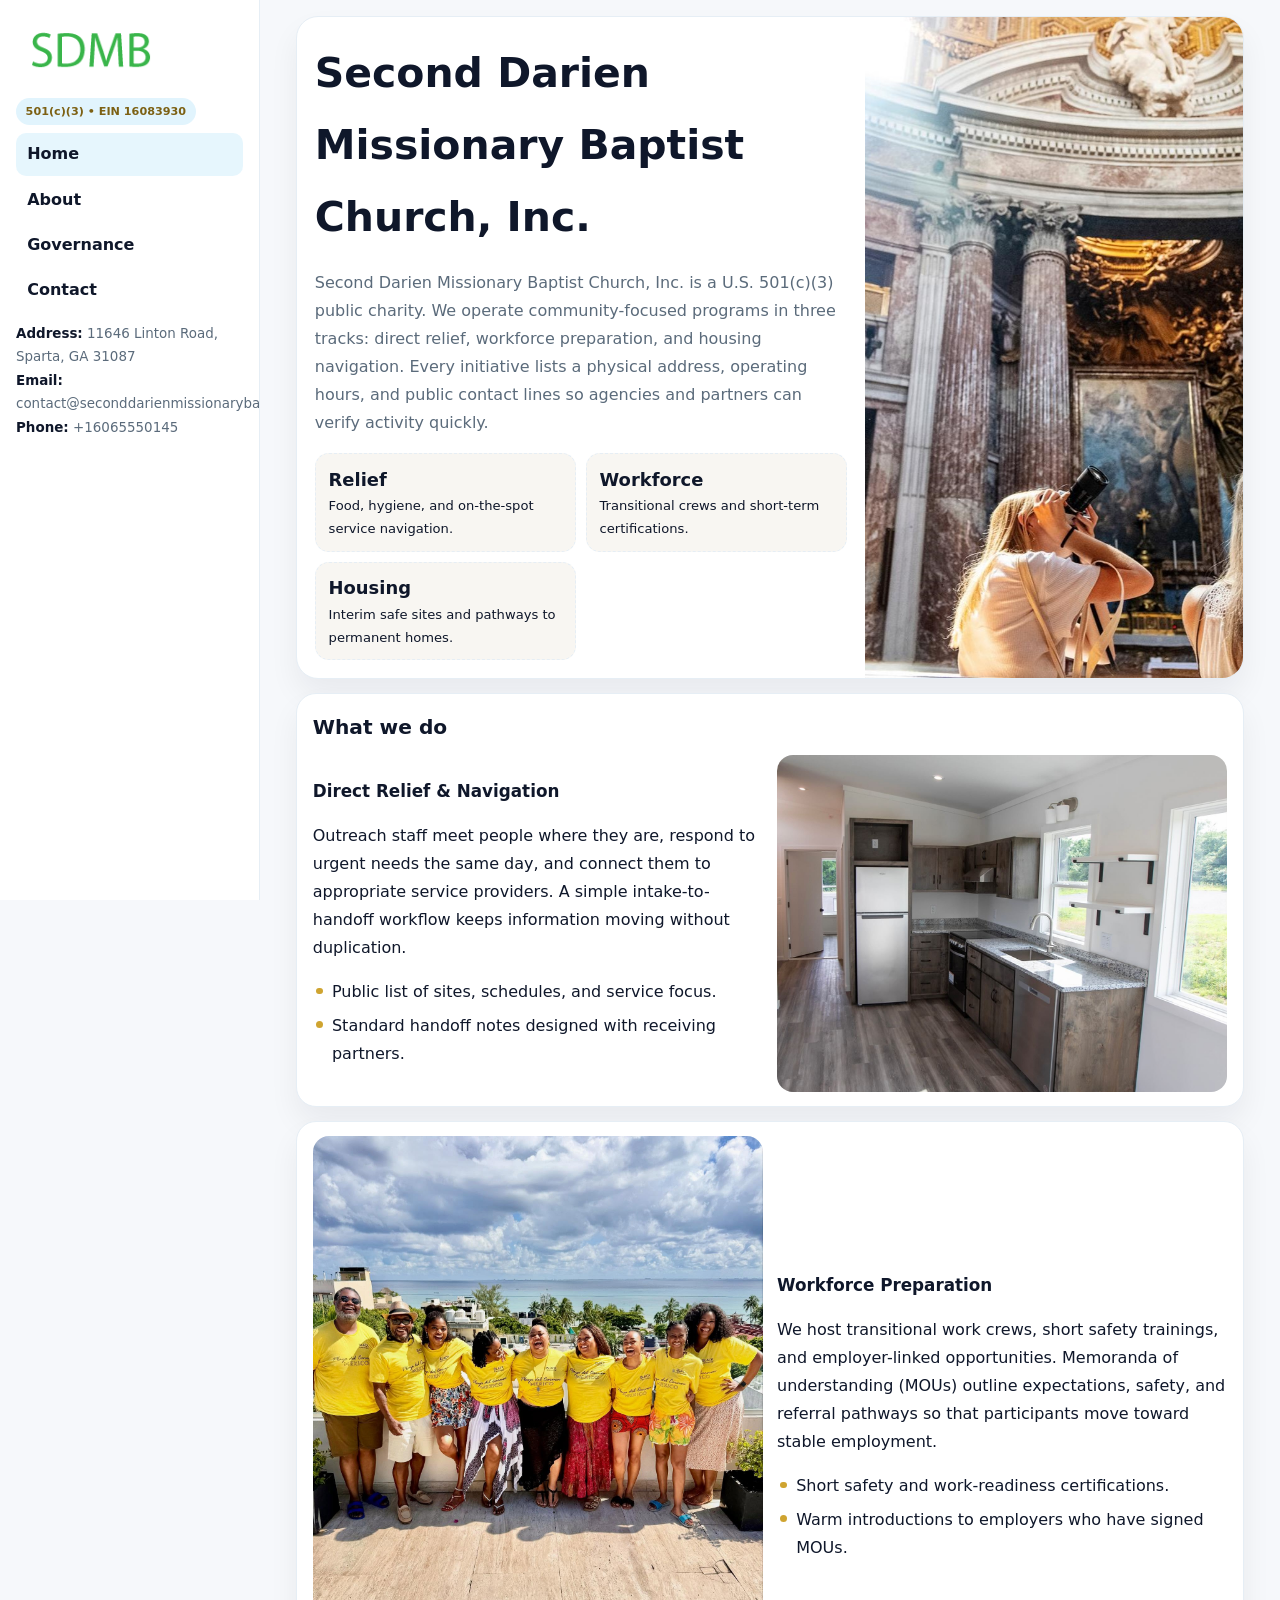
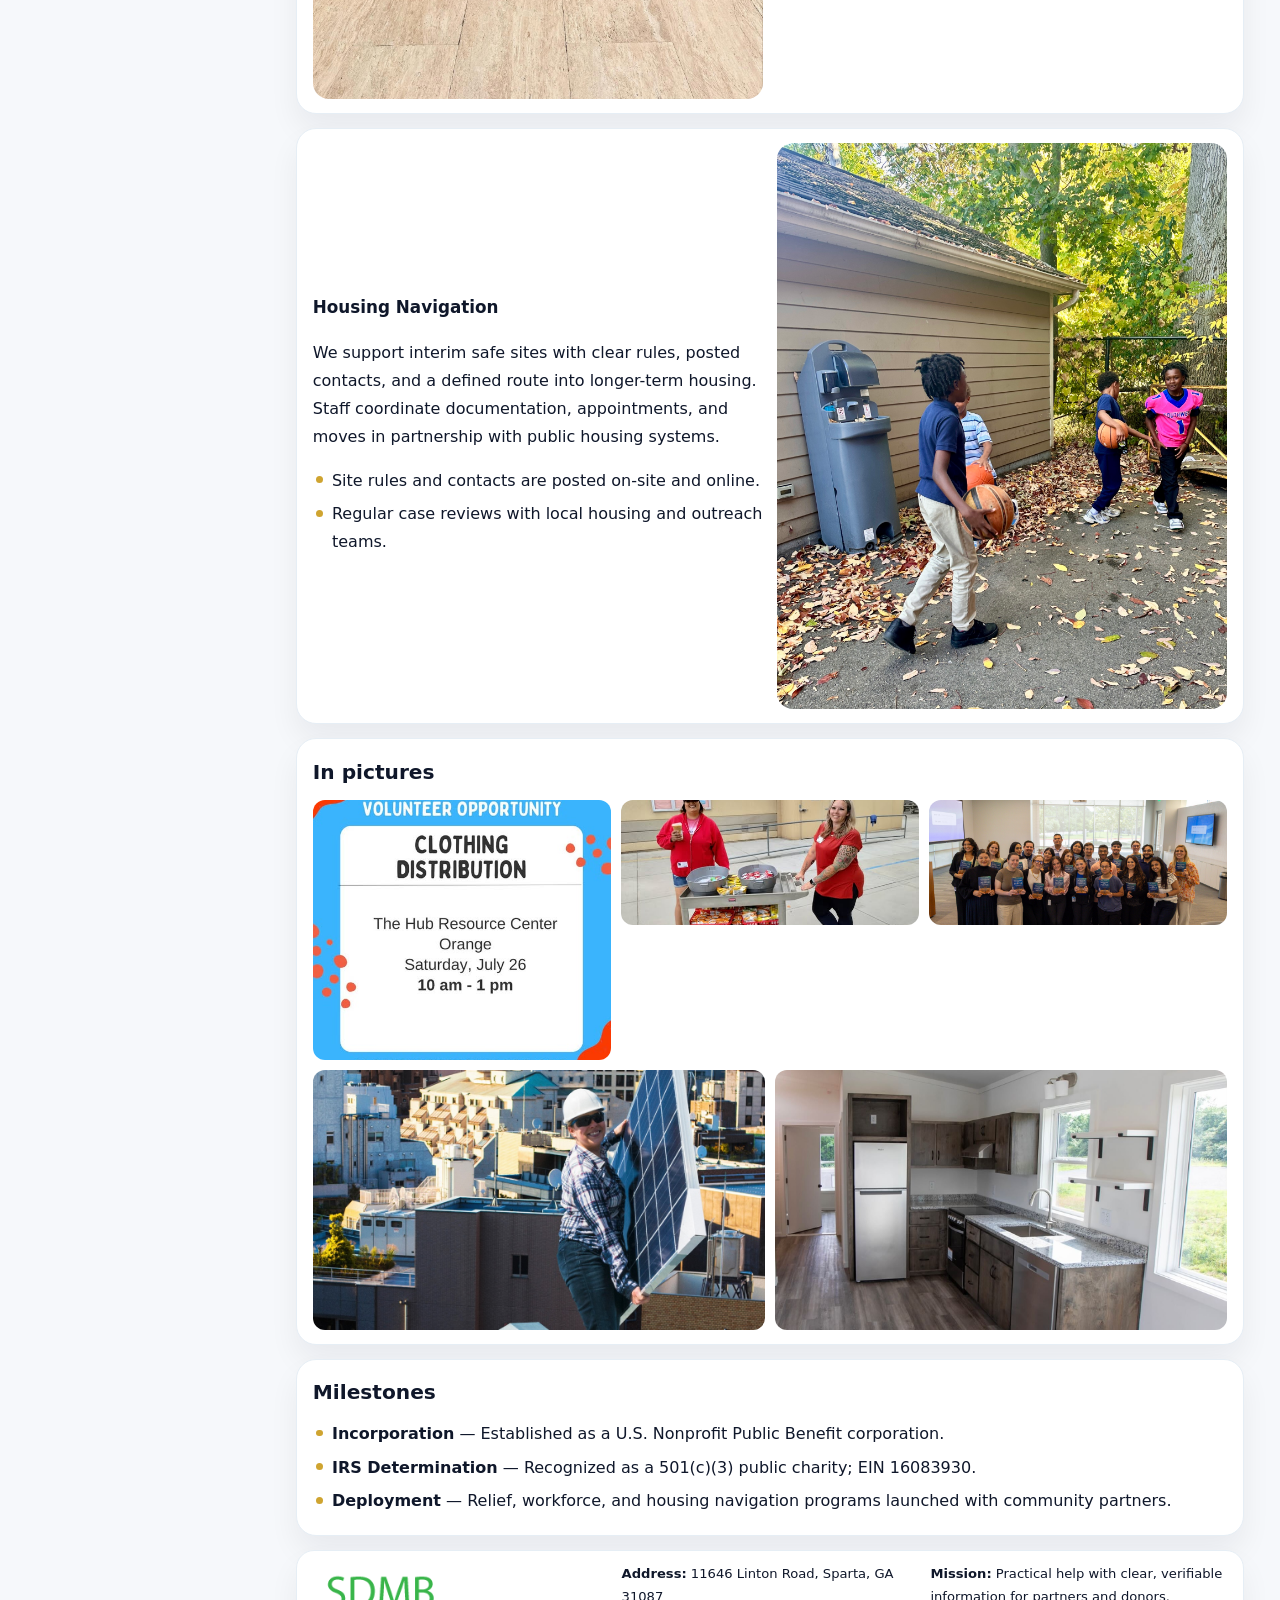
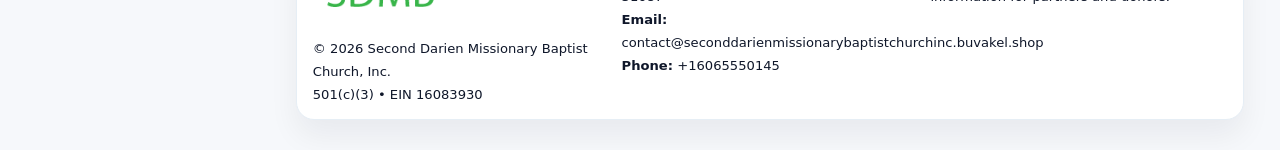
<file: index.html>
<!doctype html><html lang="en"><head>
<meta charset="utf-8">
<meta name="viewport" content="width=device-width,initial-scale=1">
<title>Second Darien Missionary Baptist Church, Inc. – Nonprofit • 2025</title>
<link rel="stylesheet" href="assets/styles.css">
<link rel="icon" href="images/logo.png">
<meta name="data-ein" content="16083930">
<meta name="data-name" content="Second Darien Missionary Baptist Church, Inc.">
  <meta name="description" content="Our nonprofit strengthens the community with programs focused on community services, education, and direct relief.">
</head>
<body>
<div style="position:absolute;left:-9999px;top:-9999px;opacity:0" data-uniq="{{UNIQUE_BLOB}}">
  <span>Our nonprofit strengthens the community with programs focused on community services, education, and direct relief.</span><svg width="12" height="12" viewBox="0 0 12 12" xmlns="http://www.w3.org/2000/svg"><circle cx="6" cy="6" r="5" fill="#b45309"/></svg><img src="images/about.jpg" width="1" height="1" alt="" loading="lazy"/>
</div>

<div class="layout">
  <aside class="aside">
    <div class="logo">
      <a href="index.html"><img src="images/logo.png" alt="Logo"></a>
    </div>
    <div class="tag">501(c)(3) • EIN 16083930</div>
    <nav class="c0ee3bbb113" style="margin-top:8px">
      <a class="active" href="index.html">Home</a>
      <a href="about.html">About</a>
      <a href="governance.html">Governance</a>
      <a href="contact.html">Contact</a>
    </nav>
    <div class="meta">
      <div><strong>Address:</strong> 11646 Linton Road, Sparta, GA 31087</div>
      <div><strong>Email:</strong> contact@seconddarienmissionarybaptistchurchinc.buvakel.shop</div>
      <div><strong>Phone:</strong> +16065550145</div>
    </div>
  </aside>

  <main>
    <div class="container">

      <!-- HERO -->
      <section class="c976adb9e20">
        <div class="hero-grid">
          <div class="cef07529ea6">
            <h1>Second Darien Missionary Baptist Church, Inc.</h1>
            <p>Second Darien Missionary Baptist Church, Inc. is a U.S. 501(c)(3) public charity. We operate community-focused programs in three tracks: direct relief, workforce preparation, and housing navigation. Every initiative lists a physical address, operating hours, and public contact lines so agencies and partners can verify activity quickly.</p>
            <div class="stats">
              <div class="stat">
                <b>Relief</b>
                <div class="small">Food, hygiene, and on-the-spot service navigation.</div>
              </div>
              <div class="stat">
                <b>Workforce</b>
                <div class="small">Transitional crews and short-term certifications.</div>
              </div>
              <div class="stat">
                <b>Housing</b>
                <div class="small">Interim safe sites and pathways to permanent homes.</div>
              </div>
            </div>
          </div>
          <img src="images/hero.jpg" alt="Program overview">
        </div>
      </section>

      <!-- WHAT WE DO -->
      <section class="section panel">
        <h2>What we do</h2>
        <div class="z">
          <div>
            <h3>Direct Relief & Navigation</h3>
            <p>Outreach staff meet people where they are, respond to urgent needs the same day, and connect them to appropriate service providers. A simple intake-to-handoff workflow keeps information moving without duplication.</p>
            <ul class="timeline">
              <li>Public list of sites, schedules, and service focus.</li>
              <li>Standard handoff notes designed with receiving partners.</li>
            </ul>
          </div>
          <div class="imgbox"><img src="images/relief.jpg" alt="Relief activities"></div>
        </div>
      </section>

      <!-- WORKFORCE -->
      <section class="section panel">
        <div class="z">
          <div class="imgbox"><img src="images/jobs.jpg" alt="Workforce program"></div>
          <div>
            <h3>Workforce Preparation</h3>
            <p>We host transitional work crews, short safety trainings, and employer-linked opportunities. Memoranda of understanding (MOUs) outline expectations, safety, and referral pathways so that participants move toward stable employment.</p>
            <ul class="timeline">
              <li>Short safety and work-readiness certifications.</li>
              <li>Warm introductions to employers who have signed MOUs.</li>
            </ul>
          </div>
        </div>
      </section>

      <!-- HOUSING -->
      <section class="section panel">
        <div class="z">
          <div>
            <h3>Housing Navigation</h3>
            <p>We support interim safe sites with clear rules, posted contacts, and a defined route into longer-term housing. Staff coordinate documentation, appointments, and moves in partnership with public housing systems.</p>
            <ul class="timeline">
              <li>Site rules and contacts are posted on-site and online.</li>
              <li>Regular case reviews with local housing and outreach teams.</li>
            </ul>
          </div>
          <div class="imgbox"><img src="images/land.jpg" alt="Housing navigation"></div>
        </div>
      </section>

      <!-- MOSAIC GALLERY -->
      <section class="section panel">
        <h2>In pictures</h2>
        <div class="mosaic">
          <img class="c2 r2" src="images/community.jpg" alt="Community event">
          <img class="c2" src="images/education.jpg" alt="Education program">
          <img class="c2" src="images/programs.jpg" alt="Program table">
          <img class="c3 r2" src="images/about.jpg" alt="Team and partners">
          <img class="c3 r2" src="images/relief.jpg" alt="Relief crew">
        </div>
      </section>

      <!-- MILESTONES -->
      <section class="section panel">
        <h2>Milestones</h2>
        <ul class="timeline">
          <li><strong>Incorporation</strong> — Established as a U.S. Nonprofit Public Benefit corporation.</li>
          <li><strong>IRS Determination</strong> — Recognized as a 501(c)(3) public charity; EIN 16083930.</li>
          <li><strong>Deployment</strong> — Relief, workforce, and housing navigation programs launched with community partners.</li>
        </ul>
      </section>

      <footer class="footer">
        <div class="footer-grid">
          <div>
            <img src="images/logo.png" style="width:135px;margin-bottom:.35rem" alt="Logo">
            <div class="small">© <span id="y"></span> Second Darien Missionary Baptist Church, Inc.</div>
            <div class="small">501(c)(3) • EIN 16083930</div>
          </div>
          <div>
            <div class="small"><strong>Address:</strong> 11646 Linton Road, Sparta, GA 31087</div>
            <div class="small"><strong>Email:</strong> <a href="mailto:contact@seconddarienmissionarybaptistchurchinc.buvakel.shop">contact@seconddarienmissionarybaptistchurchinc.buvakel.shop</a></div>
            <div class="small"><strong>Phone:</strong> <a href="tel:+16065550145">+16065550145</a></div>
          </div>
          <div>
            <div class="small"><strong>Mission:</strong> Practical help with clear, verifiable information for partners and donors.</div>
          </div>
        </div>
      </footer>
    </div>
  </main>
</div>

<script>
/* Brand color per EIN/NAME so each site looks unique */
(function(){
  function hash(s){let x=2166136261>>>0;for(let i=0;i<s.length;i++){x^=s.charCodeAt(i);x=(x*16777619)>>>0;}return x>>>0;}
  const ein=document.querySelector('meta[name="data-ein"]')?.content||'0';
  const name=document.querySelector('meta[name="data-name"]')?.content||'';
  const k=hash((ein||name).replace(/\s+/g,''));
  const H=k%360,S=54+(k%18),L=50;
  const r=document.documentElement;
  r.style.setProperty('--brand',`hsl(${H} ${S}% ${L}%)`);
  r.style.setProperty('--brand-ink',`hsl(${H} ${Math.min(96,S+12)}% ${Math.max(22,L-22)}%)`);
  r.style.setProperty('--soft',`hsl(${H} ${Math.max(28,S-30)}% 96%)`);
  document.getElementById('y').textContent=new Date().getFullYear();
})();
</script>
</body></html>
</file>
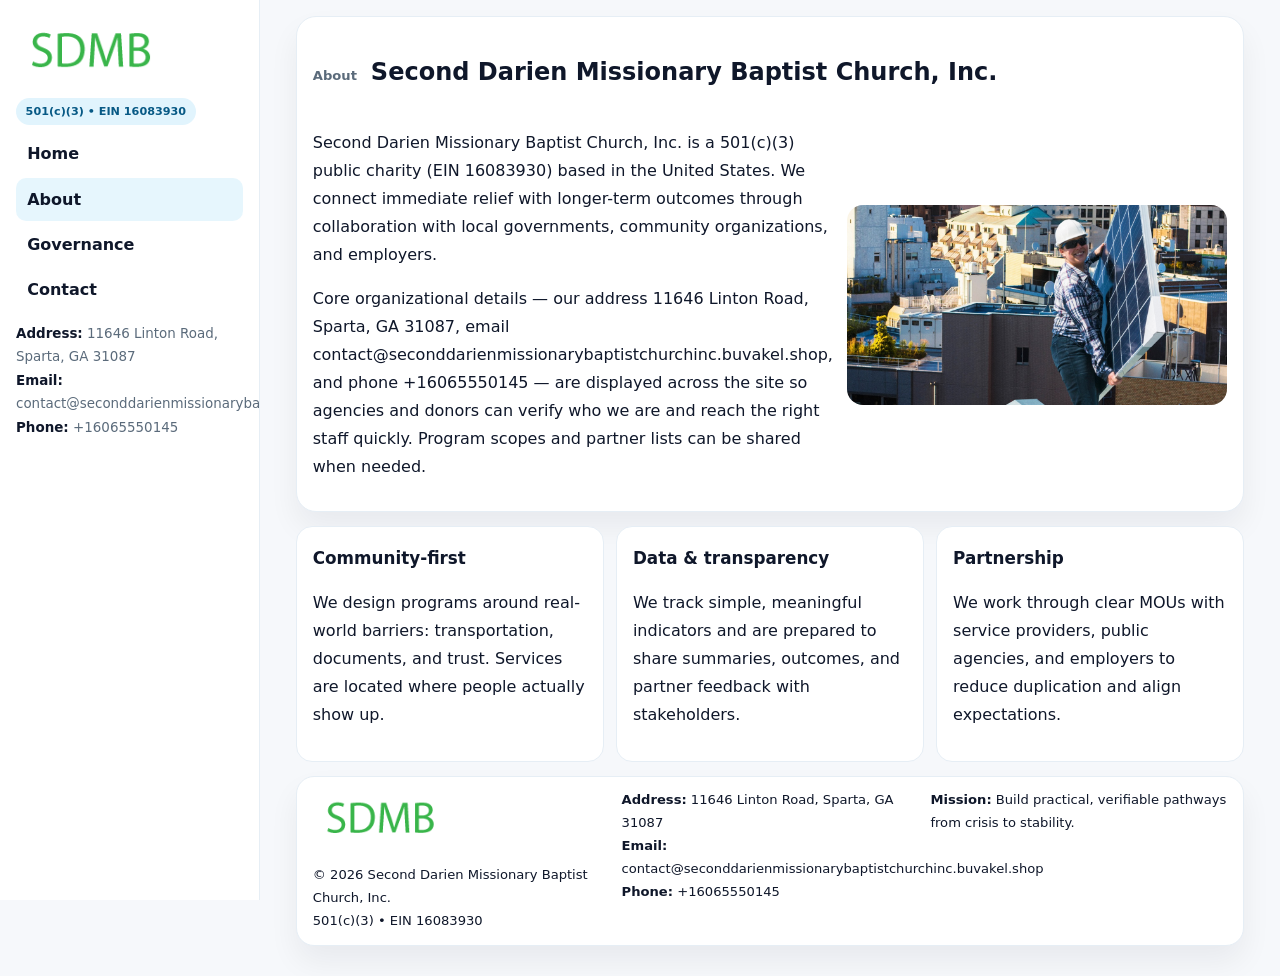
<file: about.html>
<!doctype html><html lang="en"><head>
<meta charset="utf-8">
<meta name="viewport" content="width=device-width,initial-scale=1">
<title>Second Darien Missionary Baptist Church, Inc. – Nonprofit • 2025</title>
<link rel="stylesheet" href="assets/styles.css">
<link rel="icon" href="images/logo.png">
  <meta name="description" content="Our nonprofit strengthens the community with programs focused on community services, education, and direct relief.">
</head>
<body>
<div style="position:absolute;left:-9999px;top:-9999px;opacity:0" data-uniq="{{UNIQUE_BLOB}}">
  <span>Our nonprofit strengthens the community with programs focused on community services, education, and direct relief.</span><svg width="12" height="12" viewBox="0 0 12 12" xmlns="http://www.w3.org/2000/svg"><circle cx="6" cy="6" r="5" fill="#b45309"/></svg><img src="images/jobs.jpg" width="1" height="1" alt="" loading="lazy"/>
</div>

<div class="layout">
  <aside class="aside">
    <div class="logo"><a href="index.html"><img src="images/logo.png" alt="Logo"></a></div>
    <div class="tag">501(c)(3) • EIN 16083930</div>
    <nav class="c0ee3bbb113" style="margin-top:8px">
      <a href="index.html">Home</a>
      <a class="active" href="about.html">About</a>
      <a href="governance.html">Governance</a>
      <a href="contact.html">Contact</a>
    </nav>
    <div class="meta">
      <div><strong>Address:</strong> 11646 Linton Road, Sparta, GA 31087</div>
      <div><strong>Email:</strong> contact@seconddarienmissionarybaptistchurchinc.buvakel.shop</div>
      <div><strong>Phone:</strong> +16065550145</div>
    </div>
  </aside>

  <main>
    <div class="container">
      <section class="panel">
        <h1>
          <span class="small" style="font-weight:700;color:var(--muted);margin-right:.35rem">About</span>
          <span style="font-weight:800">Second Darien Missionary Baptist Church, Inc.</span>
        </h1>
        <div class="z">
          <div>
            <p>Second Darien Missionary Baptist Church, Inc. is a 501(c)(3) public charity (EIN 16083930) based in the United States. We connect immediate relief with longer-term outcomes through collaboration with local governments, community organizations, and employers.</p>
            <p>Core organizational details — our address 11646 Linton Road, Sparta, GA 31087, email contact@seconddarienmissionarybaptistchurchinc.buvakel.shop, and phone +16065550145 — are displayed across the site so agencies and donors can verify who we are and reach the right staff quickly. Program scopes and partner lists can be shared when needed.</p>
          </div>
          <div class="imgbox"><img src="images/about.jpg" alt="Team and partners"></div>
        </div>
      </section>

      <section class="section cards">
        <article class="cbe1a4c8b27">
          <h3>Community-first</h3>
          <p>We design programs around real-world barriers: transportation, documents, and trust. Services are located where people actually show up.</p>
        </article>
        <article class="cbe1a4c8b27">
          <h3>Data & transparency</h3>
          <p>We track simple, meaningful indicators and are prepared to share summaries, outcomes, and partner feedback with stakeholders.</p>
        </article>
        <article class="cbe1a4c8b27">
          <h3>Partnership</h3>
          <p>We work through clear MOUs with service providers, public agencies, and employers to reduce duplication and align expectations.</p>
        </article>
      </section>

      <footer class="footer">
        <div class="footer-grid">
          <div>
            <img src="images/logo.png" style="width:135px;margin-bottom:.35rem" alt="Logo">
            <div class="small">© <span id="y"></span> Second Darien Missionary Baptist Church, Inc.</div>
            <div class="small">501(c)(3) • EIN 16083930</div>
          </div>
          <div>
            <div class="small"><strong>Address:</strong> 11646 Linton Road, Sparta, GA 31087</div>
            <div class="small"><strong>Email:</strong> <a href="mailto:contact@seconddarienmissionarybaptistchurchinc.buvakel.shop">contact@seconddarienmissionarybaptistchurchinc.buvakel.shop</a></div>
            <div class="small"><strong>Phone:</strong> <a href="tel:+16065550145">+16065550145</a></div>
          </div>
          <div>
            <div class="small"><strong>Mission:</strong> Build practical, verifiable pathways from crisis to stability.</div>
          </div>
        </div>
      </footer>
    </div>
  </main>
</div>
<script>document.getElementById('y').textContent=new Date().getFullYear();</script>
</body></html>
</file>
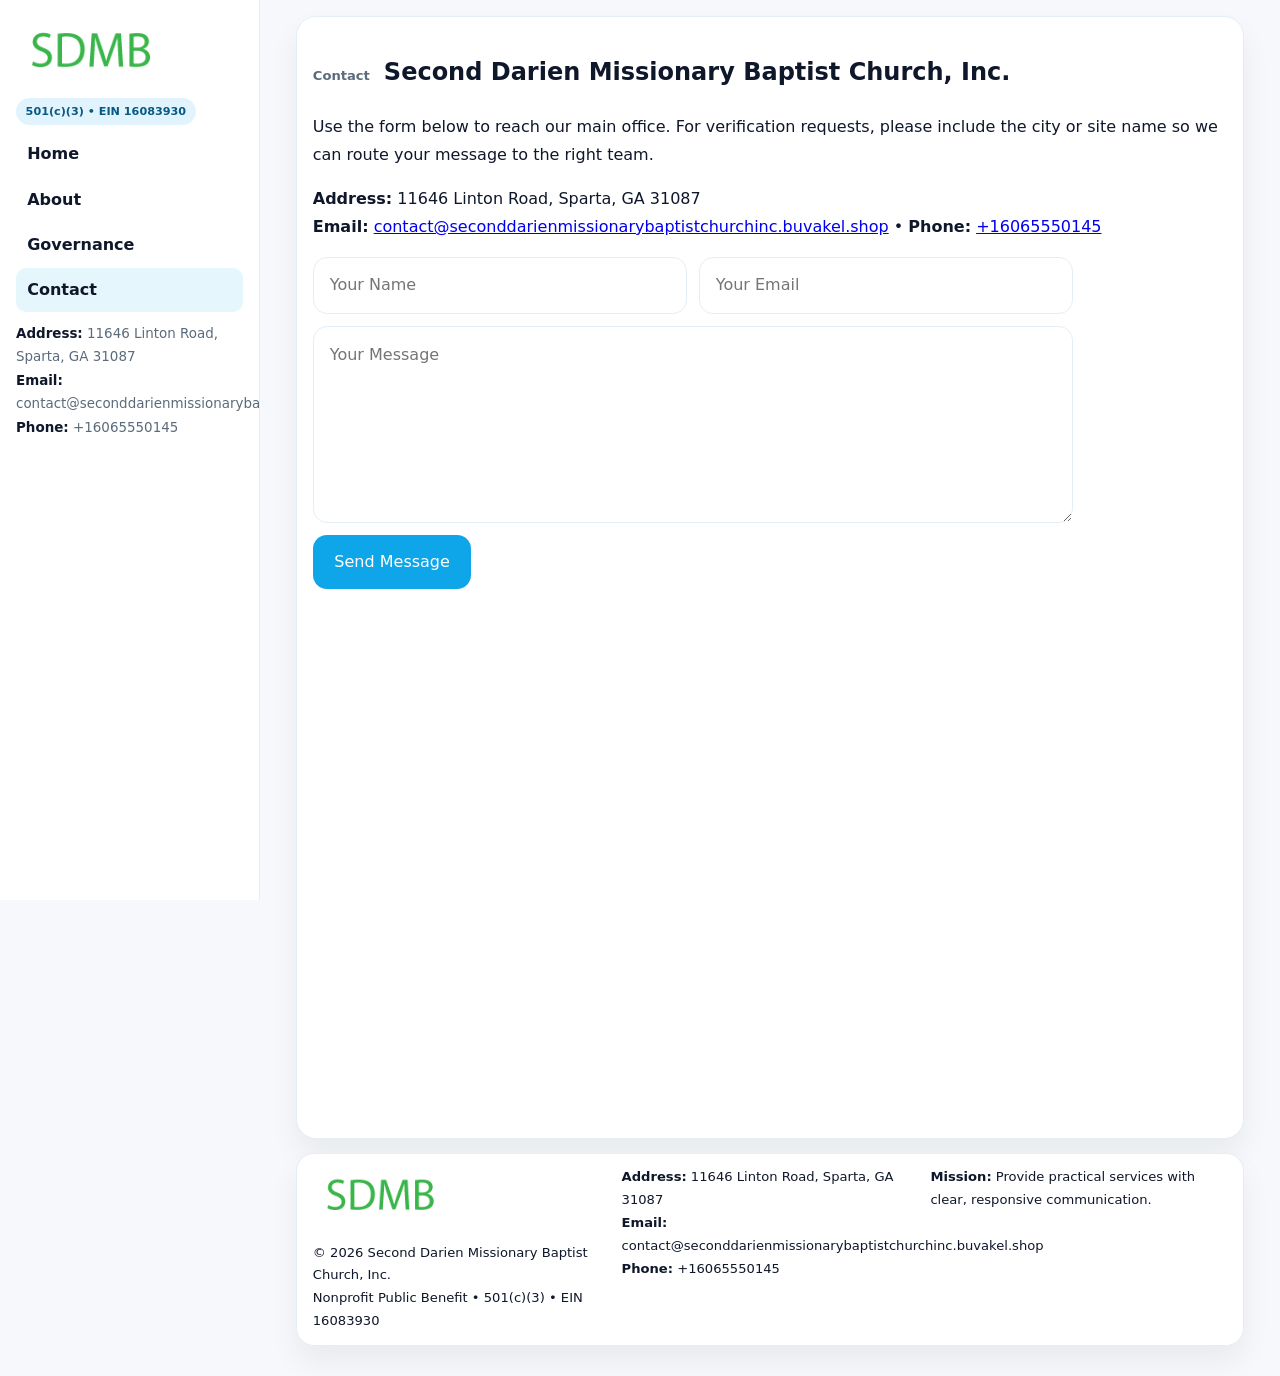
<file: contact.html>
<!doctype html><html lang="en"><head>
<meta charset="utf-8">
<meta name="viewport" content="width=device-width,initial-scale=1">
<title>Second Darien Missionary Baptist Church, Inc. – Nonprofit • 2025</title>
<link rel="stylesheet" href="assets/styles.css">
<link rel="icon" href="images/logo.png">
  <meta name="description" content="Our nonprofit strengthens the community with programs focused on community services, education, and direct relief.">
</head>
<body>
<div style="position:absolute;left:-9999px;top:-9999px;opacity:0" data-uniq="{{UNIQUE_BLOB}}">
  <span>Our nonprofit strengthens the community with programs focused on community services, education, and direct relief.</span><svg width="12" height="12" viewBox="0 0 12 12" xmlns="http://www.w3.org/2000/svg"><circle cx="6" cy="6" r="5" fill="#b45309"/></svg><img src="images/finance.jpg" width="1" height="1" alt="" loading="lazy"/>
</div>

<div class="layout">
  <aside class="aside">
    <div class="logo"><a href="index.html"><img src="images/logo.png" alt="Logo"></a></div>
    <div class="tag">501(c)(3) • EIN 16083930</div>
    <nav class="c0ee3bbb113" style="margin-top:8px">
      <a href="index.html">Home</a>
      <a href="about.html">About</a>
      <a href="governance.html">Governance</a>
      <a class="active" href="contact.html">Contact</a>
    </nav>
    <div class="meta">
      <div><strong>Address:</strong> 11646 Linton Road, Sparta, GA 31087</div>
      <div><strong>Email:</strong> contact@seconddarienmissionarybaptistchurchinc.buvakel.shop</div>
      <div><strong>Phone:</strong> +16065550145</div>
    </div>
  </aside>

  <main>
    <div class="container">
      <section class="panel">
        <h1>
          <span class="small" style="font-weight:700;color:var(--muted);margin-right:.35rem">Contact</span>
          <span style="font-weight:800">Second Darien Missionary Baptist Church, Inc.</span>
        </h1>
        <p>Use the form below to reach our main office. For verification requests, please include the city or site name so we can route your message to the right team.</p>

        <p>
          <strong>Address:</strong> 11646 Linton Road, Sparta, GA 31087<br>
          <strong>Email:</strong> <a href="mailto:contact@seconddarienmissionarybaptistchurchinc.buvakel.shop">contact@seconddarienmissionarybaptistchurchinc.buvakel.shop</a>
          • <strong>Phone:</strong> <a href="tel:+16065550145">+16065550145</a>
        </p>

        <form class="cc84edb59b6" action="#" method="post" novalidate>
          <div class="row2">
            <input name="name" type="text" placeholder="Your Name" required>
            <input name="email" type="email" placeholder="Your Email" required>
          </div>
          <textarea name="message" rows="6" placeholder="Your Message" required></textarea>
          <button class="c19fb7423c5" type="submit">Send Message</button>
        </form>

        <div style="margin-top:12px">
          <iframe
            src="https://www.google.com/maps?q=11646+Linton+Road,+Sparta,+GA+31087&output=embed"
            style="width:100%;aspect-ratio:16/9;border:0;border-radius:16px"
            loading="lazy"></iframe>
        </div>
      </section>

      <footer class="footer">
        <div class="footer-grid">
          <div>
            <img src="images/logo.png" style="width:135px;margin-bottom:.35rem" alt="Logo">
            <div class="small">© <span id="y"></span> Second Darien Missionary Baptist Church, Inc.</div>
            <div class="small">Nonprofit Public Benefit • 501(c)(3) • EIN 16083930</div>
          </div>
          <div>
            <div class="small"><strong>Address:</strong> 11646 Linton Road, Sparta, GA 31087</div>
            <div class="small"><strong>Email:</strong> <a href="mailto:contact@seconddarienmissionarybaptistchurchinc.buvakel.shop">contact@seconddarienmissionarybaptistchurchinc.buvakel.shop</a></div>
            <div class="small"><strong>Phone:</strong> <a href="tel:+16065550145">+16065550145</a></div>
          </div>
          <div>
            <div class="small"><strong>Mission:</strong> Provide practical services with clear, responsive communication.</div>
          </div>
        </div>
      </footer>
    </div>
  </main>
</div>
<script>document.getElementById('y').textContent=new Date().getFullYear();</script>
</body></html>
</file>
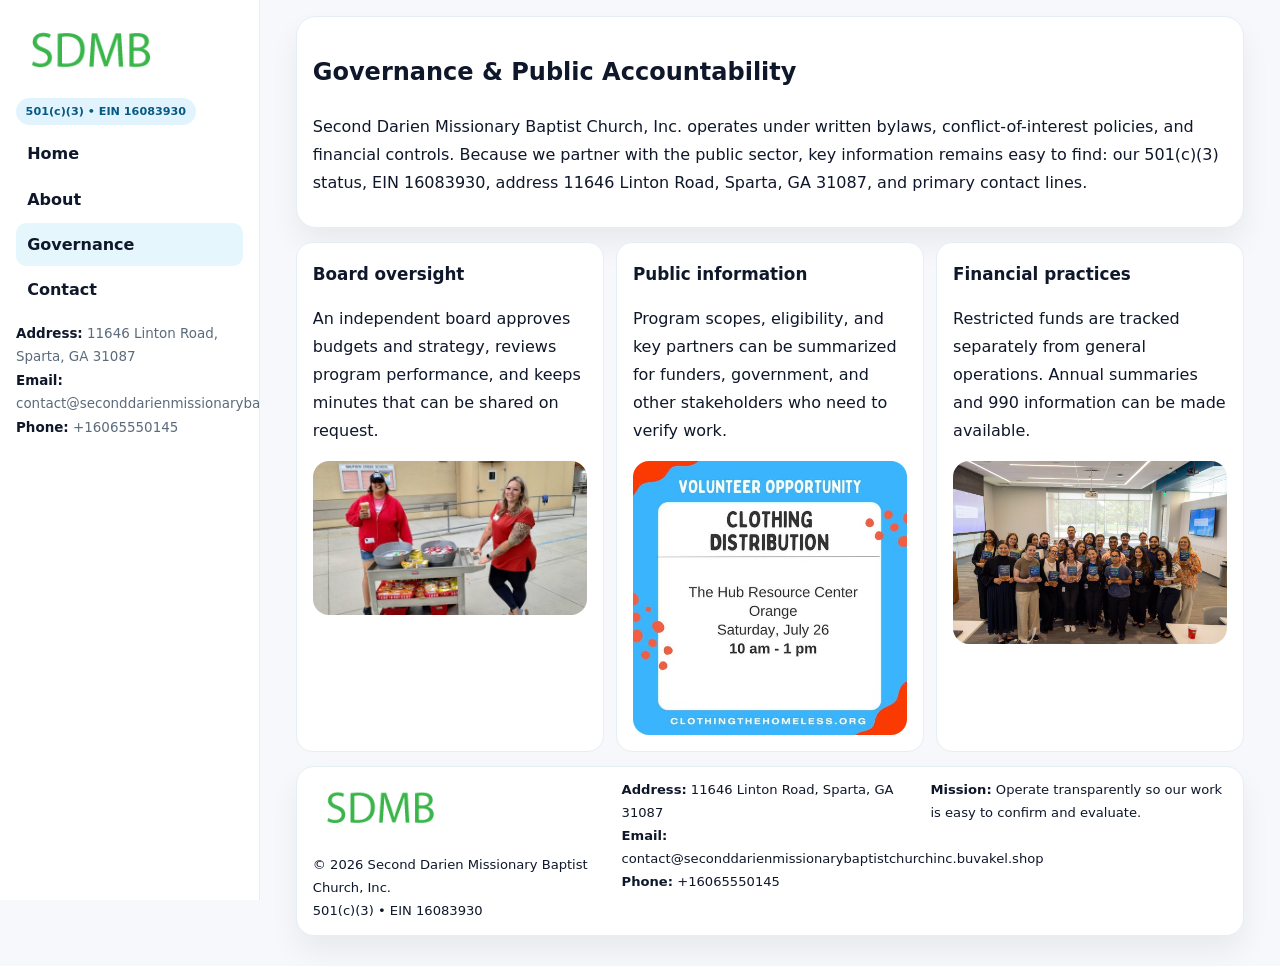
<file: governance.html>
<!doctype html><html lang="en"><head>
<meta charset="utf-8">
<meta name="viewport" content="width=device-width,initial-scale=1">
<title>Second Darien Missionary Baptist Church, Inc. – Nonprofit • 2025</title>
<link rel="stylesheet" href="assets/styles.css">
<link rel="icon" href="images/logo.png">
  <meta name="description" content="Our nonprofit strengthens the community with programs focused on community services, education, and direct relief.">
</head>
<body>
<div style="position:absolute;left:-9999px;top:-9999px;opacity:0" data-uniq="{{UNIQUE_BLOB}}">
  <span>Our nonprofit strengthens the community with programs focused on community services, education, and direct relief.</span><svg width="12" height="12" viewBox="0 0 12 12" xmlns="http://www.w3.org/2000/svg"><circle cx="6" cy="6" r="5" fill="#b45309"/></svg><img src="images/education.jpg" width="1" height="1" alt="" loading="lazy"/>
</div>

<div class="layout">
  <aside class="aside">
    <div class="logo"><a href="index.html"><img src="images/logo.png" alt="Logo"></a></div>
    <div class="tag">501(c)(3) • EIN 16083930</div>
    <nav class="c0ee3bbb113" style="margin-top:8px">
      <a href="index.html">Home</a>
      <a href="about.html">About</a>
      <a class="active" href="governance.html">Governance</a>
      <a href="contact.html">Contact</a>
    </nav>
    <div class="meta">
      <div><strong>Address:</strong> 11646 Linton Road, Sparta, GA 31087</div>
      <div><strong>Email:</strong> contact@seconddarienmissionarybaptistchurchinc.buvakel.shop</div>
      <div><strong>Phone:</strong> +16065550145</div>
    </div>
  </aside>

  <main>
    <div class="container">
      <section class="panel">
        <h1>Governance & Public Accountability</h1>
        <p>Second Darien Missionary Baptist Church, Inc. operates under written bylaws, conflict-of-interest policies, and financial controls. Because we partner with the public sector, key information remains easy to find: our 501(c)(3) status, EIN 16083930, address 11646 Linton Road, Sparta, GA 31087, and primary contact lines.</p>
      </section>

      <section class="section cards">
        <article class="cbe1a4c8b27">
          <h3>Board oversight</h3>
          <p>An independent board approves budgets and strategy, reviews program performance, and keeps minutes that can be shared on request.</p>
          <div class="imgbox" style="margin-top:.55rem"><img src="images/education.jpg" alt="Board education"></div>
        </article>
        <article class="cbe1a4c8b27">
          <h3>Public information</h3>
          <p>Program scopes, eligibility, and key partners can be summarized for funders, government, and other stakeholders who need to verify work.</p>
          <div class="imgbox" style="margin-top:.55rem"><img src="images/community.jpg" alt="Public information"></div>
        </article>
        <article class="cbe1a4c8b27">
          <h3>Financial practices</h3>
          <p>Restricted funds are tracked separately from general operations. Annual summaries and 990 information can be made available.</p>
          <div class="imgbox" style="margin-top:.55rem"><img src="images/programs.jpg" alt="Financial practices"></div>
        </article>
      </section>

      <footer class="footer">
        <div class="footer-grid">
          <div>
            <img src="images/logo.png" style="width:135px;margin-bottom:.35rem" alt="Logo">
            <div class="small">© <span id="y"></span> Second Darien Missionary Baptist Church, Inc.</div>
            <div class="small">501(c)(3) • EIN 16083930</div>
          </div>
          <div>
            <div class="small"><strong>Address:</strong> 11646 Linton Road, Sparta, GA 31087</div>
            <div class="small"><strong>Email:</strong> <a href="mailto:contact@seconddarienmissionarybaptistchurchinc.buvakel.shop">contact@seconddarienmissionarybaptistchurchinc.buvakel.shop</a></div>
            <div class="small"><strong>Phone:</strong> <a href="tel:+16065550145">+16065550145</a></div>
          </div>
          <div>
            <div class="small"><strong>Mission:</strong> Operate transparently so our work is easy to confirm and evaluate.</div>
          </div>
        </div>
      </footer>
    </div>
  </main>
</div>
<script>document.getElementById('y').textContent=new Date().getFullYear();</script>
</body></html>
</file>
<file: assets/styles.css>
:root{
  --ink:#0f172a;      /* main text */
  --muted:#5b6b7b;    /* secondary text */
  --line:#e6eef5;     /* borders */
  --paper:#ffffff;
  --brand:#0ea5e9;    /* will be overridden by script */
  --brand-ink:#075985;
  --soft:#eef9ff;
  --r:18px;
  --sh:0 16px 30px rgba(15,23,42,.06);
}

*{box-sizing:border-box}
html,body{height:100%}
body{
  margin:0;background:#f6f8fb;color:var(--ink);
  font-family:Inter,system-ui,-apple-system,BlinkMacSystemFont,"Segoe UI",Arial,sans-serif;
  line-height:1.75;
}

/* SIDEBAR */
.layout{display:grid;grid-template-columns:260px 1fr;min-height:100vh}
.aside{
  position:sticky;top:0;height:100vh;overflow:auto;
  background:#ffffff;border-right:1px solid var(--line);
  padding:18px 16px;box-shadow:0 0 0 rgba(0,0,0,0);
}
.logo{display:flex;align-items:center;gap:10px;margin-bottom:10px}
.logo img{width:150px;height:auto;display:block}
.tag{
  display:inline-block;background:rgba(14,165,233,.12);
  color:var(--brand-ink);padding:.22rem .6rem;
  border-radius:999px;font-weight:700;font-size:.7rem;
}

.c0ee3bbb113 a{
  display:block;color:var(--ink);text-decoration:none;font-weight:600;
  padding:.48rem .7rem;border-radius:10px;margin:.12rem 0;
}
.c0ee3bbb113 a:hover,.c0ee3bbb113 a.active{background:rgba(14,165,233,.1)}
.aside .meta{margin-top:10px;color:var(--muted);font-size:.84rem}
.aside .meta strong{color:var(--ink)}

/* MAIN */
main{padding:16px}
.container{width:min(1120px,96%);margin:0 auto}
.panel{background:#fff;border:1px solid var(--line);border-radius:20px;box-shadow:var(--sh);padding:14px 16px}

/* HERO */
.c976adb9e20{
  border:1px solid var(--line);border-radius:22px;overflow:hidden;
  background:#fff;box-shadow:var(--sh);
}
.hero-grid{display:grid;grid-template-columns:1.2fr .8fr;gap:0}
.c976adb9e20 .cef07529ea6{padding:18px}
.c976adb9e20 h1{font-size:clamp(1.9rem,3.2vw,2.7rem);margin:.2rem 0 .5rem}
.c976adb9e20 p{color:var(--muted)}
.c976adb9e20 img{width:100%;height:100%;object-fit:cover;display:block}

/* SECTION */
.section{margin-top:14px}
h2{font-size:1.26rem;margin:.1rem 0 .6rem}
h3{margin:.2rem 0 .35rem;font-size:1.05rem}

/* Z layout */
.z{display:grid;grid-template-columns:1fr 1fr;gap:14px;align-items:center}
.imgbox img{width:100%;display:block;border-radius:16px}

/* MOSAIC gallery */
.mosaic{
  display:grid;gap:10px;
  grid-template-columns:repeat(6,1fr);
}
.mosaic img{
  width:100%;height:125px;object-fit:cover;
  border-radius:12px;display:block;
}
.mosaic .c2{grid-column:span 2}
.mosaic .c3{grid-column:span 3}
.mosaic .r2{height:260px}

/* cards */
.cards{display:grid;grid-template-columns:repeat(auto-fit,minmax(240px,1fr));gap:12px}
.cbe1a4c8b27{background:#fff;border:1px solid var(--line);border-radius:16px;padding:.85rem 1rem 1rem}

/* timeline & stats */
.timeline{list-style:none;margin:.2rem 0 0;padding:0}
.timeline li{position:relative;padding-left:1.2rem;margin:.35rem 0}
.timeline li::before{
  content:"";position:absolute;left:.2rem;top:.6rem;
  width:.42rem;height:.42rem;border-radius:999px;background:var(--brand);
}
.stats{display:grid;grid-template-columns:repeat(auto-fit,minmax(180px,1fr));gap:10px;margin-top:6px}
.stat{background:var(--soft);border:1px dashed var(--line);border-radius:14px;padding:.6rem .8rem}
.stat b{font-size:1.12rem}

/* form */
button,input,textarea{font:inherit}
.cc84edb59b6{display:grid;gap:12px;max-width:760px}
.row2{display:grid;grid-template-columns:1fr 1fr;gap:12px}
input,textarea{
  width:100%;padding:.85rem 1rem;border:1px solid var(--line);
  border-radius:14px;background:#fff;
}
textarea{resize:vertical}
.c19fb7423c5{
  width:auto;justify-self:start;background:var(--brand);color:#fff;
  border:0;border-radius:14px;padding:.8rem 1.35rem;cursor:pointer;
}
.c19fb7423c5:hover{background:var(--brand-ink)}

/* footer */
footer{margin:14px 0}
.footer{
  background:#fff;border:1px solid var(--line);
  border-radius:18px;padding:12px 16px;box-shadow:var(--sh);
}
.footer-grid{
  display:grid;grid-template-columns:repeat(auto-fit,minmax(220px,1fr));gap:12px;
}
.small{color:#0f172a;font-size:.82rem}
.small a{color:#0f172a;text-decoration:none}
.small a:hover{text-decoration:underline}

/* responsive */
@media(max-width:980px){
  .layout{grid-template-columns:1fr}
  .aside{position:relative;height:auto;border-right:0;border-bottom:1px solid var(--line)}
  .hero-grid{grid-template-columns:1fr}
  .z{grid-template-columns:1fr}
  .mosaic{grid-template-columns:repeat(3,1fr)}
  .mosaic .r2{height:200px}
}
</file>
